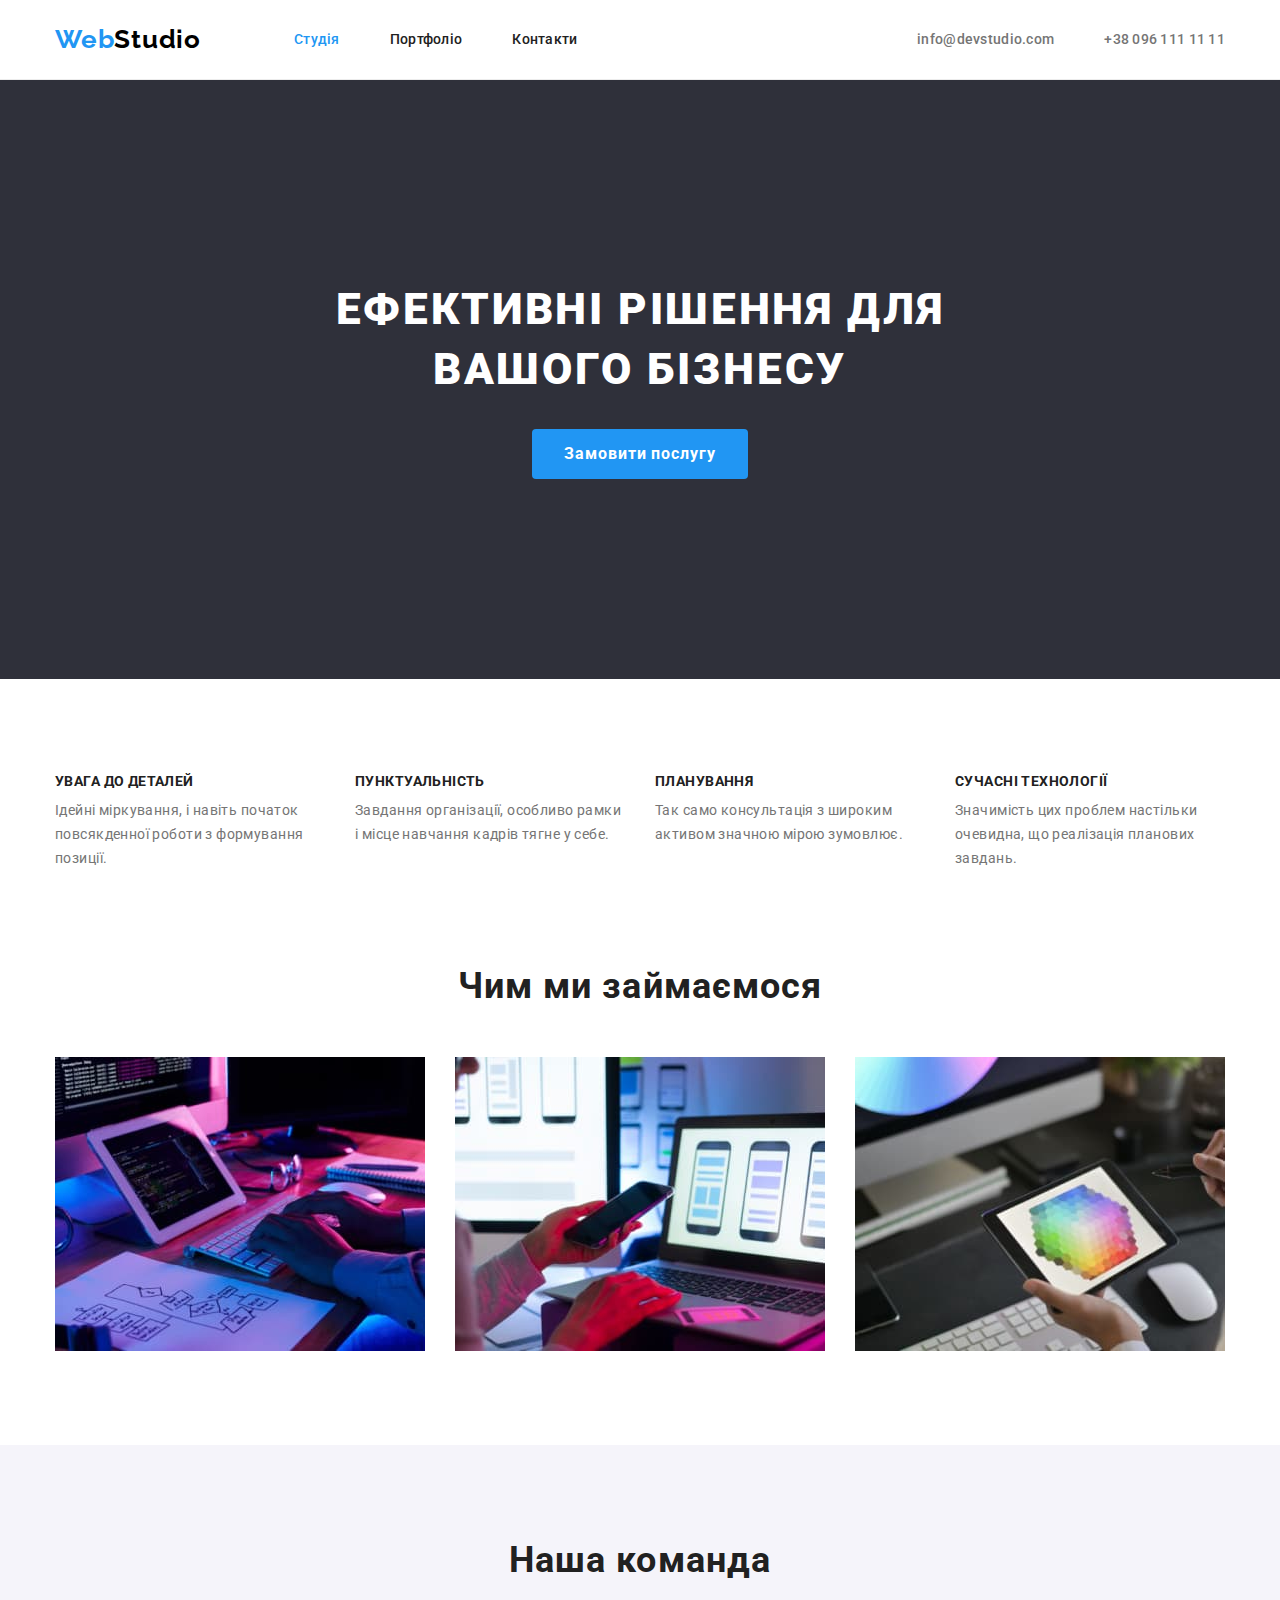
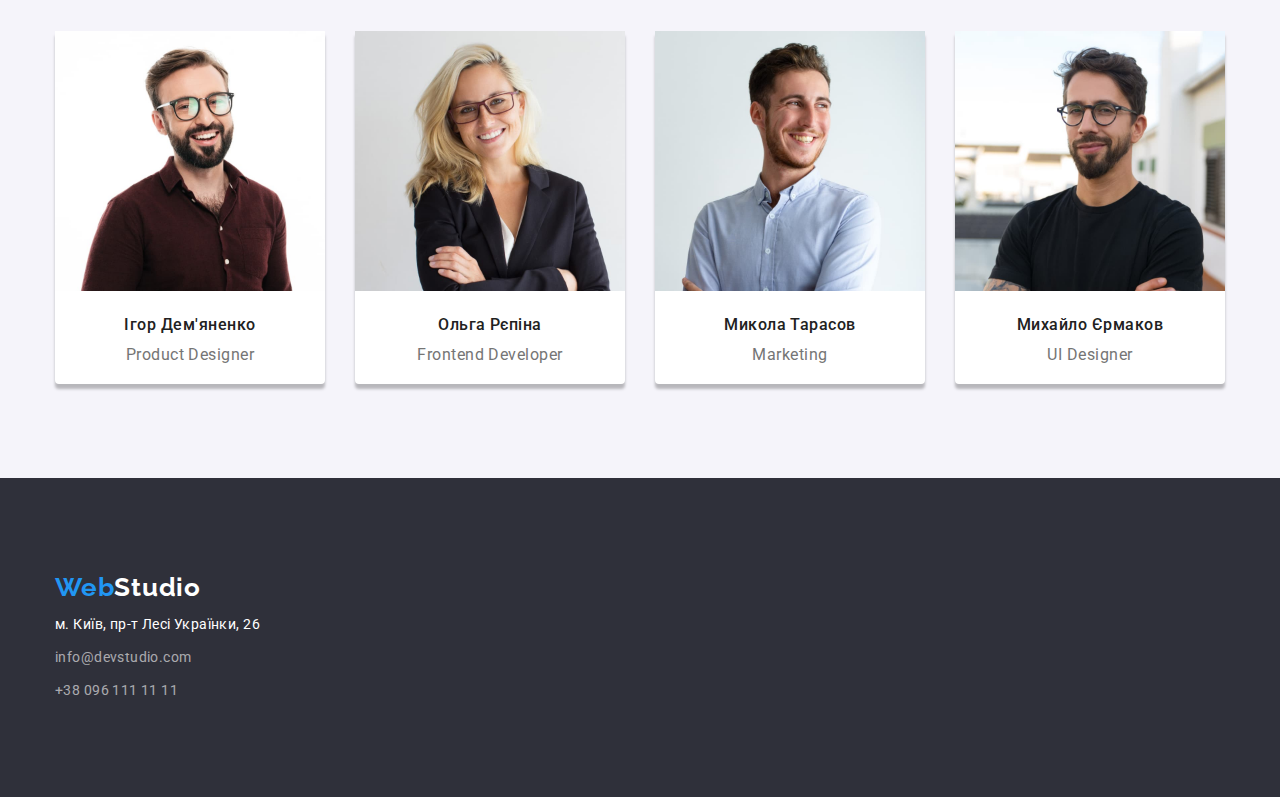
<file: index.html>
<!DOCTYPE html>
<html lang="uk">

<head>
  <meta charset="UTF-8" />
  <meta http-equiv="X-UA-Compatible" content="IE=edge" />
  <meta name="viewport" content="width=device-width, initial-scale=1.0" />
  <link rel="preconnect" href="https://fonts.gstatic.com" crossorigin />
  <link rel="preconnect" href="https://fonts.googleapis.com" />
  <link href="https://fonts.googleapis.com/css2?family=Raleway:wght@700&family=Roboto:wght@400;500;700;900&display=swap"
    rel="stylesheet" />
  <link rel="stylesheet"
    href="https://cdnjs.cloudflare.com/ajax/libs/modern-normalize/1.0.0/modern-normalize.min.css" />
  <link rel="stylesheet" href="./css/styles.css" />
  <title>WebStudio</title>
</head>

<body>
  <!--Header-->
  <header class="page-header">
    <div class="container">
      <nav class="navigation">
        <a href="./index.html" class="logo-link"><span lang="en">Web<span class="studio-color">Studio</span></span></a>
        <ul class="header-navigation list">
          <li>
            <a href="./index.html" class="navigation-link link active">Студія</a>
          </li>
          <li>
            <a href="./portfolio.html" class="navigation-link link">Портфоліо</a>
          </li>
          <li>
            <a href="#contacts" class="navigation-link link">Контакти</a>
          </li>
        </ul>
      </nav>
      <ul class="contacts list">
        <li>
          <a href="mailto:info@devstudio.com" class="link contact">info@devstudio.com</a>
        </li>
        <li>
          <a href="tel:+380961111111" class="link contact">+38 096 111 11 11</a>
        </li>
      </ul>
    </div>
  </header>

  <main>
    <!--Hero Section-->
    <section class="hero">
      <div>
        <h1 class="hero-header">
          Ефективні рішення для вашого бізнесу
        </h1>
        <button class="hero-button-link" type="button">
          Замовити послугу
        </button>
      </div>
    </section>

    <!--Section Our Аdvantages-->
    <section class="advantages section">
      <div class="container">
        <h2 class="block-head visually-hidden">Переваги</h2>
        <ul class="advantage-list list">
          <li class="advantage">
            <h3 class="advantage-name">УВАГА ДО ДЕТАЛЕЙ</h3>
            <p class="advantage-description">
              Ідейні міркування, і навіть початок повсякденної роботи з
              формування позиції.
            </p>
          </li>
          <li class="advantage">
            <h3 class="advantage-name">ПУНКТУАЛЬНІСТЬ</h3>
            <p class="advantage-description">
              Завдання організації, особливо рамки і місце навчання кадрів тягне
              у себе.
            </p>
          </li>
          <li class="advantage">
            <h3 class="advantage-name">ПЛАНУВАННЯ</h3>
            <p class="advantage-description">
              Так само консультація з широким активом значною мірою зумовлює.
            </p>
          </li>
          <li class="advantage">
            <h3 class="advantage-name">СУЧАСНІ ТЕХНОЛОГІЇ</h3>
            <p class="advantage-description">
              Значимість цих проблем настільки очевидна, що реалізація планових
              завдань.
            </p>
          </li>
        </ul>
      </div>
    </section>

    <!--Section What Do We Do-->
    <section class="we-do section">
      <div class="container">
        <h2 class="block-head">Чим ми займаємося</h2>
        <ul class="we-do-list list">
          <li>
            <img class="we-do-img" src="./images/box1.jpg" alt="Programing" width="370" />
          </li>
          <li>
            <img class="we-do-img" src="./images/box2.jpg" alt="Design" width="370" />
          </li>
          <li>
            <img src="./images/box3.jpg" alt="Drafting" width="370" />
          </li>
        </ul>
      </div>
    </section>

    <!--Our Team-->
    <section class="team-cont section">
      <div class="container">
        <h2 class="block-head">Наша команда</h2>
        <ul class="team list">
          <li>
            <section class="team-employee">
              <img src="./images/team/team1.jpg" alt="Ігор Дем'яненко" width="270" />
              <div class="team-frame">
                <h3 class="name-of-employee">Ігор Дем'яненко</h3>
                <p class="position-on-team" lang="en">
                  Product Designer
                </p>
              </div>
            </section>
          </li>
          <li>
            <section class="team-employee">
              <img src="./images/team/team2.jpg" alt="Ольга Рєпіна" width="270" />
              <div class="team-frame">
                <h3 class="name-of-employee">Ольга Рєпіна</h3>
                <p class="position-on-team" lang="en">
                  Frontend Developer
                </p>
              </div>
            </section>
          </li>
          <li>
            <section class="team-employee">
              <img src="./images/team/team3.jpg" alt="Микола Тарасов" width="270" />
              <div class="team-frame">
                <h3 class="name-of-employee">Микола Тарасов</h3>
                <p class="position-on-team" lang="en">
                  Marketing
                </p>
              </div>
            </section>
          </li>
          <li>
            <section class="team-employee">
              <img src="./images/team/team4.jpg" alt="Михайло Єрмаков" width="270" />
              <div class="team-frame">
                <h3 class="name-of-employee">Михайло Єрмаков</h3>
                <p class="position-on-team" lang="en">
                  UI Designer
                </p>
              </div>
            </section>
          </li>
        </ul>
      </div>
    </section>
  </main>

  <!--Footer-->
  <footer class="page-footer section">
    <div class="container">
      <h2 class="visually-hidden" id="#contacts">
        Контакти
      </h2>
      <a href="./index.html" class="logo-link"><span lang="en">Web<span class="studio-color">Studio</span></span></a>
      <address>
        <p class="address">м. Київ, пр-т Лесі Українки, 26</p>
        <ul class="contacts list">
          <li class="contacts">info@devstudio.com</li>
          <li class="contacts">+38 096 111 11 11</li>
        </ul>
      </address>
    </div>
  </footer>
</body>

</html>
</file>
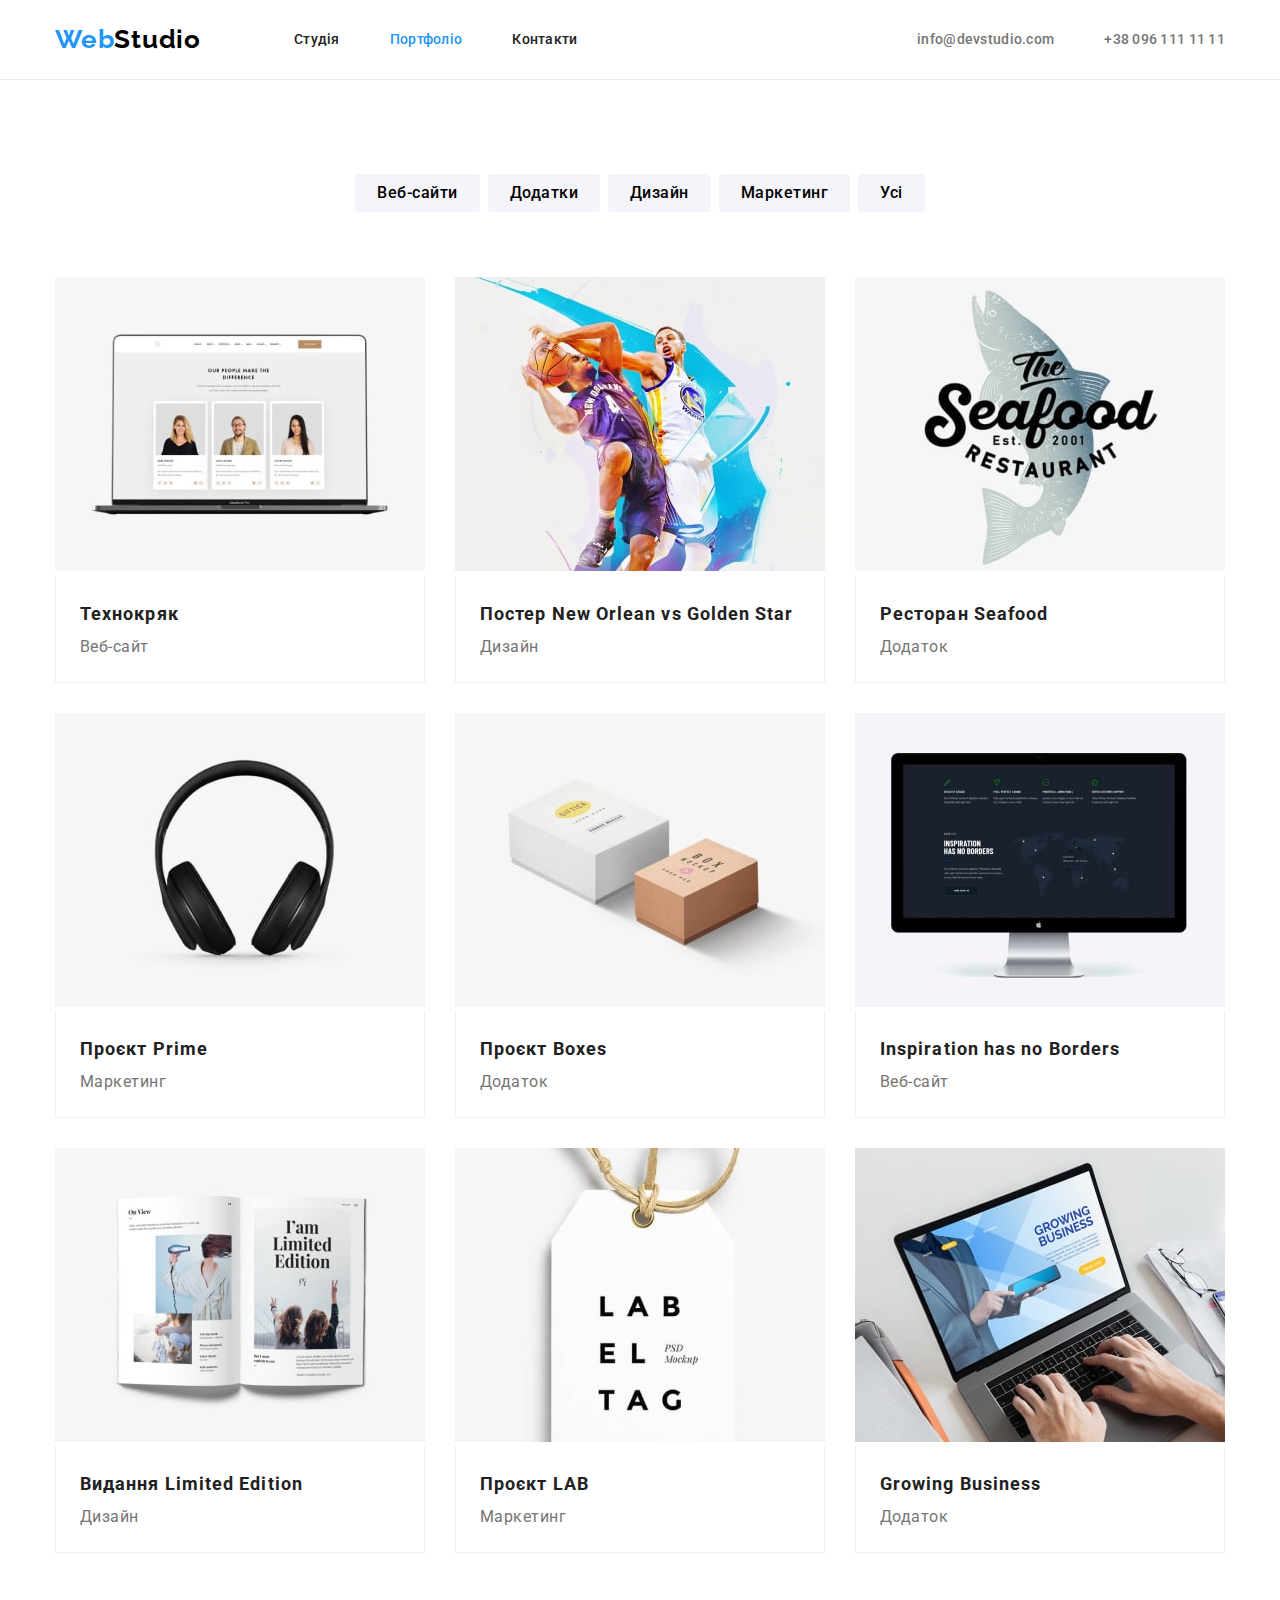
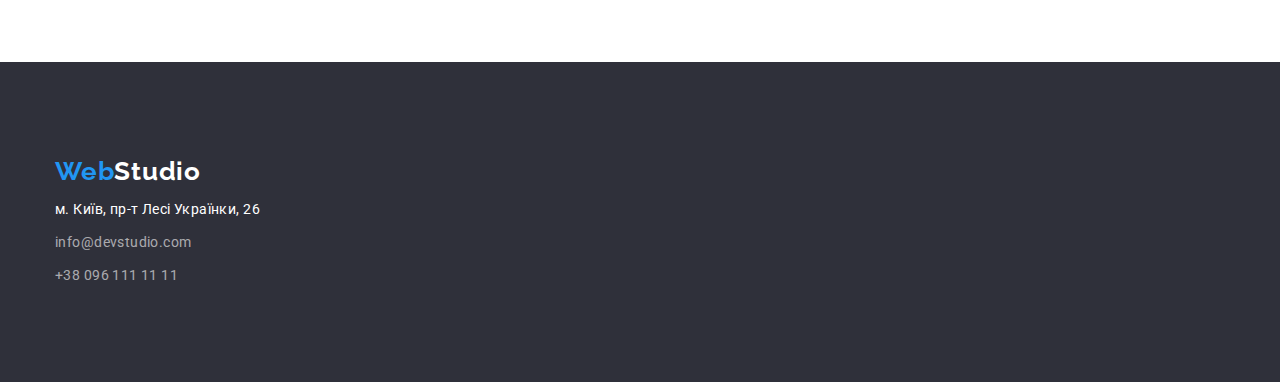
<file: portfolio.html>
<!DOCTYPE html>
<html lang="uk">

<head>
  <meta charset="UTF-8" />
  <meta http-equiv="X-UA-Compatible" content="IE=edge" />
  <meta name="viewport" content="width=device-width, initial-scale=1.0" />
  <title>Portfolio</title>
  <link rel="preconnect" href="https://fonts.googleapis.com">
  <link rel="preconnect" href="https://fonts.gstatic.com" crossorigin>
  <link href="https://fonts.googleapis.com/css2?family=Raleway:wght@700&family=Roboto:wght@400;500;700;900&display=swap"
    rel="stylesheet">
  <link rel="stylesheet"
    href="https://cdnjs.cloudflare.com/ajax/libs/modern-normalize/1.0.0/modern-normalize.min.css" />
  <link rel="stylesheet" href="./css/styles.css">

</head>

<body>

  <!--Header-->
  <header class="page-header">
    <div class="container">
      <nav class="navigation">
        <a href="./index.html" class="logo-link"><span lang="en">Web<span class="studio-color">Studio</span></span></a>
        <ul class="header-navigation list">
          <li>
            <a href="./index.html" class="navigation-link link ">Студія</a>
          </li>
          <li>
            <a href="./portfolio.html" class="navigation-link link active">Портфоліо</a>
          </li>
          <li>
            <a href="#contacts" class="navigation-link link">Контакти</a>
          </li>
        </ul>
      </nav>
      <ul class="contacts list">
        <li>
          <a href="mailto:info@devstudio.com" class="link contact">info@devstudio.com</a>
        </li>
        <li>
          <a href="tel:+380961111111" class="link contact">+38 096 111 11 11</a>
        </li>
      </ul>
    </div>
  </header>

  <main>
    <!--Section Portfolio Works-->
    <section class="portfolio section">
      <div class="container">
        <h1 lang="en" class="visually-hidden">Portfolio</h1>
        <ul class="portfolio-button-sort list">
          <li><button class="button-sort" type="button">Веб-сайти</button></li>
          <li><button class="button-sort" type="button">Додатки</button></li>
          <li><button class="button-sort" type="button">Дизайн</button></li>
          <li><button class="button-sort" type="button">Маркетинг</button></li>
          <li><button class="button-sort" type="button">Усі</button></li>
        </ul>
        <ul class="portfolio-list list">
          <li>
            <div class="portfolio-work"><img src="./images/portfolio/Technocrack.jpg"
                alt="Ноутбук із відкритим додатком Технокряк" width="370">
              <div class="frame">
                <h2 class="name-of-work">Технокряк</h2>
                <p class="type-of-work">Веб-сайт</p>
              </div>
            </div>
          </li>

          <li>
            <div class="portfolio-work"><img src="./images/portfolio/basketball_poster.jpg"
                alt="Постер New Orlean vs Golden Star" width="370">
              <div class="frame">
                <h2 class="name-of-work">Постер <span lang="en">New Orlean vs Golden Star</span></h2>
                <p class="type-of-work">Дизайн</p>
              </div>
            </div>
          </li>

          <li>
            <div class="portfolio-work"><img src="./images/portfolio/seafood.jpg" alt="logo Ресторан Seafood"
                width="370">
              <div class="frame">
                <h2 class="name-of-work">Ресторан <span lang="en">Seafood</span></h2>
                <p class="type-of-work">Додаток</p>
              </div>
            </div>
          </li>

          <li>
            <div class="portfolio-work"><img src="./images/portfolio/project_prime.jpg" alt="headphone" width="370">
              <div class="frame">
                <h2 class="name-of-work">Проєкт <span lang="en">Prime</span></h2>
                <p class="type-of-work">Маркетинг</p>
              </div>
            </div>
          </li>

          <li>
            <div class="portfolio-work"><img src="./images/portfolio/boxes.jpg" alt="2 boxes" width="370">
              <div class="frame">
                <h2 class="name-of-work">Проєкт <span lang="en">Boxes</span></h2>
                <p class="type-of-work">Додаток</p>
              </div>
            </div>
          </li>

          <li>
            <div class="portfolio-work"><img src="./images/portfolio/web_inspiration.jpg" alt="computer monitor"
                width="370">
              <div class="frame">
                <h2 class="name-of-work"><span lang="en">Inspiration has no Borders</span></h2>
                <p class="type-of-work">Веб-сайт</p>
              </div>
            </div>
          </li>

          <li>
            <div class="portfolio-work"><img src="./images/portfolio/limited_edition.jpg" alt="opened book" width="370">
              <div class="frame">
                <h2 class="name-of-work">Видання <span lang="en">Limited Edition</span></h2>
                <p class="type-of-work">Дизайн</p>
              </div>
            </div>
          </li>

          <li>
            <div class="portfolio-work"><img src="./images/portfolio/LAB.jpg" alt="tag" width="370">
              <div class="frame">
                <h2 class="name-of-work">Проєкт <span lang="en">LAB</span></h2>
                <p class="type-of-work">Маркетинг</p>
              </div>
            </div>
          </li>

          <li>
            <div class="portfolio-work"><img src="./images/portfolio/growing_business.jpg" alt="man working in computer"
                width="370">
              <div class="frame">
                <h2 class="name-of-work"><span lang="en">Growing Business</span></h2>
                <p class="type-of-work">Додаток</p>
              </div>
            </div>
          </li>
        </ul>
      </div>
    </section>
  </main>

  <!--Footer-->
  <footer class="page-footer section">
    <div class="container">
      <h2 class="visually-hidden" id="#contacts">
        Контакти
      </h2>
      <a href="./index.html" class="logo-link"><span lang="en">Web<span class="studio-color">Studio</span></span></a>
      <address>
        <p class="address">м. Київ, пр-т Лесі Українки, 26</p>
        <ul class="contacts list">
          <li class="contacts">info@devstudio.com</li>
          <li class="contacts">+38 096 111 11 11</li>
        </ul>
      </address>
    </div>
  </footer>
</body>

</html>
</file>
<file: css/styles.css>
html {
  box-sizing: border-box;
}
*,
*::before,
*::after {
  box-sizing: inherit;
}

body,
html {
  margin: 0;
  height: 100%;
}
:root {
  --link-color: #2196f3;
  --contact-color: #757575;
  --main-color: #212121;
  --footer-color: #ffffff;
  --description-color: #757575;
  --frame-color: #eeeeeeee;
  --button-filter-color: #f5f4fa;
}
h1,
h2,
h3,
h4,
h5,
h6,
p,
ul,
li {
  margin: 0;
  padding: 0;
}
img li {
  display: block;
  max-width: 100%;
  height: auto;
}
body {
  font-family: "Roboto", sans-serif;
  color: var(--main-color);
  font-style: normal;
  margin: 0 auto;
}

.section {
  padding-top: 94px;
  padding-bottom: 94px;
}
.list {
  list-style: none;
  padding: 0;
  margin: 0;
}

/*hidden-teg*/
.visually-hidden {
  overflow: hidden;
  position: absolute;
  white-space: nowrap;
  clip: rect(0 0 0 0);
  clip-path: inset(50%);
  height: 1px;
  width: 1px;
}

.container {
  width: 1200px;
  margin: 0 auto;
  padding-left: 15px;
  padding-right: 15px;
}

/*logo*/
.logo-link {
  font-family: "Raleway", sans-serif;
  font-style: normal;
  font-weight: 700;
  font-size: 26px;
  line-height: 1.2;
  color: var(--link-color);
  letter-spacing: 0.03em;
  text-decoration: none;
}

/*header*/
header .studio-color {
  color: #000000;
}
header .logo-link {
  margin-top: 24px;
  margin-bottom: 24px;
}
.page-header {
  border-bottom: solid 1px #ececec;
}

/*link*/
.link {
  text-decoration: none;
}
.link:hover,
.link:focus {
  color: var(--link-color);
}

.page-header .navigation .active {
  color: var(--link-color);
}

.navigation-link {
  font-weight: 500;
  font-size: 14px;
  line-height: 1.15;
  letter-spacing: 0.02em;
  color: var(--main-color);
  padding: 32px 0;
}
.page-header .container {
  display: flex;
  flex-wrap: wrap;
}
.navigation {
  display: flex;
  flex-wrap: wrap;
}
.header-navigation {
  display: flex;
  flex-wrap: wrap;
  align-items: center;
  margin-left: 93px;
}
.header-navigation li:not(:last-child) {
  margin-right: 50px;
}

/*tell & mail*/
header .contacts {
  display: flex;
  flex-wrap: wrap;
  align-items: center;
  margin-left: auto;
}
header .contacts > li:not(:first-child) {
  margin-left: 50px;
}
.contact {
  font-weight: 500;
  font-size: 14px;
  line-height: 1.15;
  letter-spacing: 0.02em;
  color: var(--contact-color);
  padding: 32px 0;
}

.hero {
  background-color: #2f303a;
  padding: 200px 0;
}

.hero-header {
  display: block;
  max-width: 730px;
  margin: 0 auto;
  font-weight: 900;
  font-size: 44px;
  line-height: 1.35;
  text-align: center;
  letter-spacing: 0.06em;
  text-transform: uppercase;
  color: #ffffff;
  margin-bottom: 30px;
}

.hero-button-link {
  display: block;
  font-weight: 700;
  font-size: 16px;
  line-height: 1.35;
  font-family: inherit;
  letter-spacing: 0.06em;
  background-color: #2196f3;
  color: var(--footer-color);
  cursor: pointer;
  width: 216px;
  height: 50px;
  border-radius: 4px;
  border: 1px transparent;
  margin: 0 auto;
}
.hero-button-link:hover,
.hero-button-link:focus {
  background-color: #188ce8;
  color: var(--footer-color);
}

/*advantage*/

.advantage-name {
  font-weight: 700;
  font-size: 14px;
  line-height: 1.15;
  letter-spacing: 0.03em;
  text-transform: uppercase;
  margin-bottom: 10px;
}

.advantage-description {
  font-style: normal;
  font-weight: 400;
  font-size: 14px;
  line-height: 1.71;
  letter-spacing: 0.03em;
  color: var(--description-color);
}
.advantage-list {
  display: flex;
  align-items: flex-start;
}

.advantage {
  display: inline-block;
  margin: 0;
  padding: 0;
  width: 270px;
}
.advantage:not(:first-child) {
  margin-left: 30px;
}
.advantages.section {
  padding-bottom: 0;
}
/*We do section*/

.we-do-list li {
  display: inline-block;
}
.we-do-list li:nth-child(n + 2) {
  margin-left: 30px;
}
.we-do-list img {
  display: block;
}
.we-do-list {
  display: flex;
}
.item {
  margin-left: 30px;
}
/*Team*/
.team-cont {
  background-color: #f5f4fa;
}
.team {
  display: flex;
  justify-content: space-between;
}
.name-of-employee {
  font-weight: 500;
  font-size: 16px;
  line-height: 1.19;
  letter-spacing: 0.03em;
  margin-bottom: 10px;
  text-align: center;
}
.team-list li {
  display: inline-block;
}
.team-list li:nth-child(n + 2) {
  margin-left: 30;
}
.team-employee {
  width: 270px;
  background-color: var(--footer-color);
  border-radius: 0 0 4px 4px;
  box-shadow: 0 5px 3px rgba(0, 0, 0, 25%);
}
.team-frame {
  padding: 20px 24px;
}
.position-on-team {
  font-weight: 400;
  font-size: 16px;
  line-height: 1.19;
  letter-spacing: 0.03em;
  color: var(--description-color);
  text-align: center;
}

footer {
  background-color: #2f303a;
  margin: 0 auto;
}

footer address {
  font-family: "Roboto";
  font-style: normal;
  font-weight: 400;
  font-size: 14px;
  line-height: 1.714;
  letter-spacing: 0.03em;
  color: var(--footer-color);
}
footer .section {
  padding-top: 60px;
  padding-bottom: 60px;
}

footer .studio-color {
  color: var(--footer-color);
}

footer .contacts {
  font-family: "Roboto";
  font-style: normal;
  font-weight: 400;
  font-size: 14px;
  line-height: 1.714;
  letter-spacing: 0.03em;
  color: rgba(255, 255, 255, 0.6);
}
.block-head {
  font-weight: 700;
  font-size: 36px;
  line-height: 1.17;
  text-align: center;
  letter-spacing: 0.03em;
  margin-bottom: 50px;
}
footer .contacts {
  margin-top: 9px;
}
footer .logo-link {
  display: block;
  margin-bottom: 10px;
}
/*PORTFOLIO*/

/*button*/
.portfolio-button-sort {
  display: flex;
  justify-content: center;
  margin-bottom: 50px;
}

.button-sort {
  font-weight: 500;
  font-size: 16px;
  line-height: 1.625;
  font-family: inherit;
  letter-spacing: 0.03em;
  background: var(--button-filter-color);
  cursor: pointer;
  border: none;
  padding: 6px 22px;
  border-radius: 4px;
}
.portfolio-button-sort > li:nth-child(n + 2) {
  margin-left: 8px;
}

.button-sort:hover,
.button-sort:focus {
  background-color: var(--link-color);
  color: var(--footer-color);
  box-shadow: 0 3px 3px rgba(0, 0, 0, 25%);
}
/*portfolio works*/

.portfolio-list {
  display: flex;
  flex-wrap: wrap;
  margin: 0 -15px;
}
.frame {
  border-right: solid 1px var(--frame-color);
  border-bottom: solid 1px var(--frame-color);
  border-left: solid 1px var(--frame-color);
  padding: 20px 24px;
}
.portfolio-work {
  flex-basis: calc((100%) / 3);
  margin: 15px;
}
.name-of-work {
  display: block;
  font-weight: 700;
  font-size: 18px;
  line-height: 2;
  letter-spacing: 0.06em;
}

.type-of-work {
  display: block;
  font-weight: 400;
  font-size: 16px;
  line-height: 1.875;
  letter-spacing: 0.03em;
  color: var(--description-color);
}
</file>
